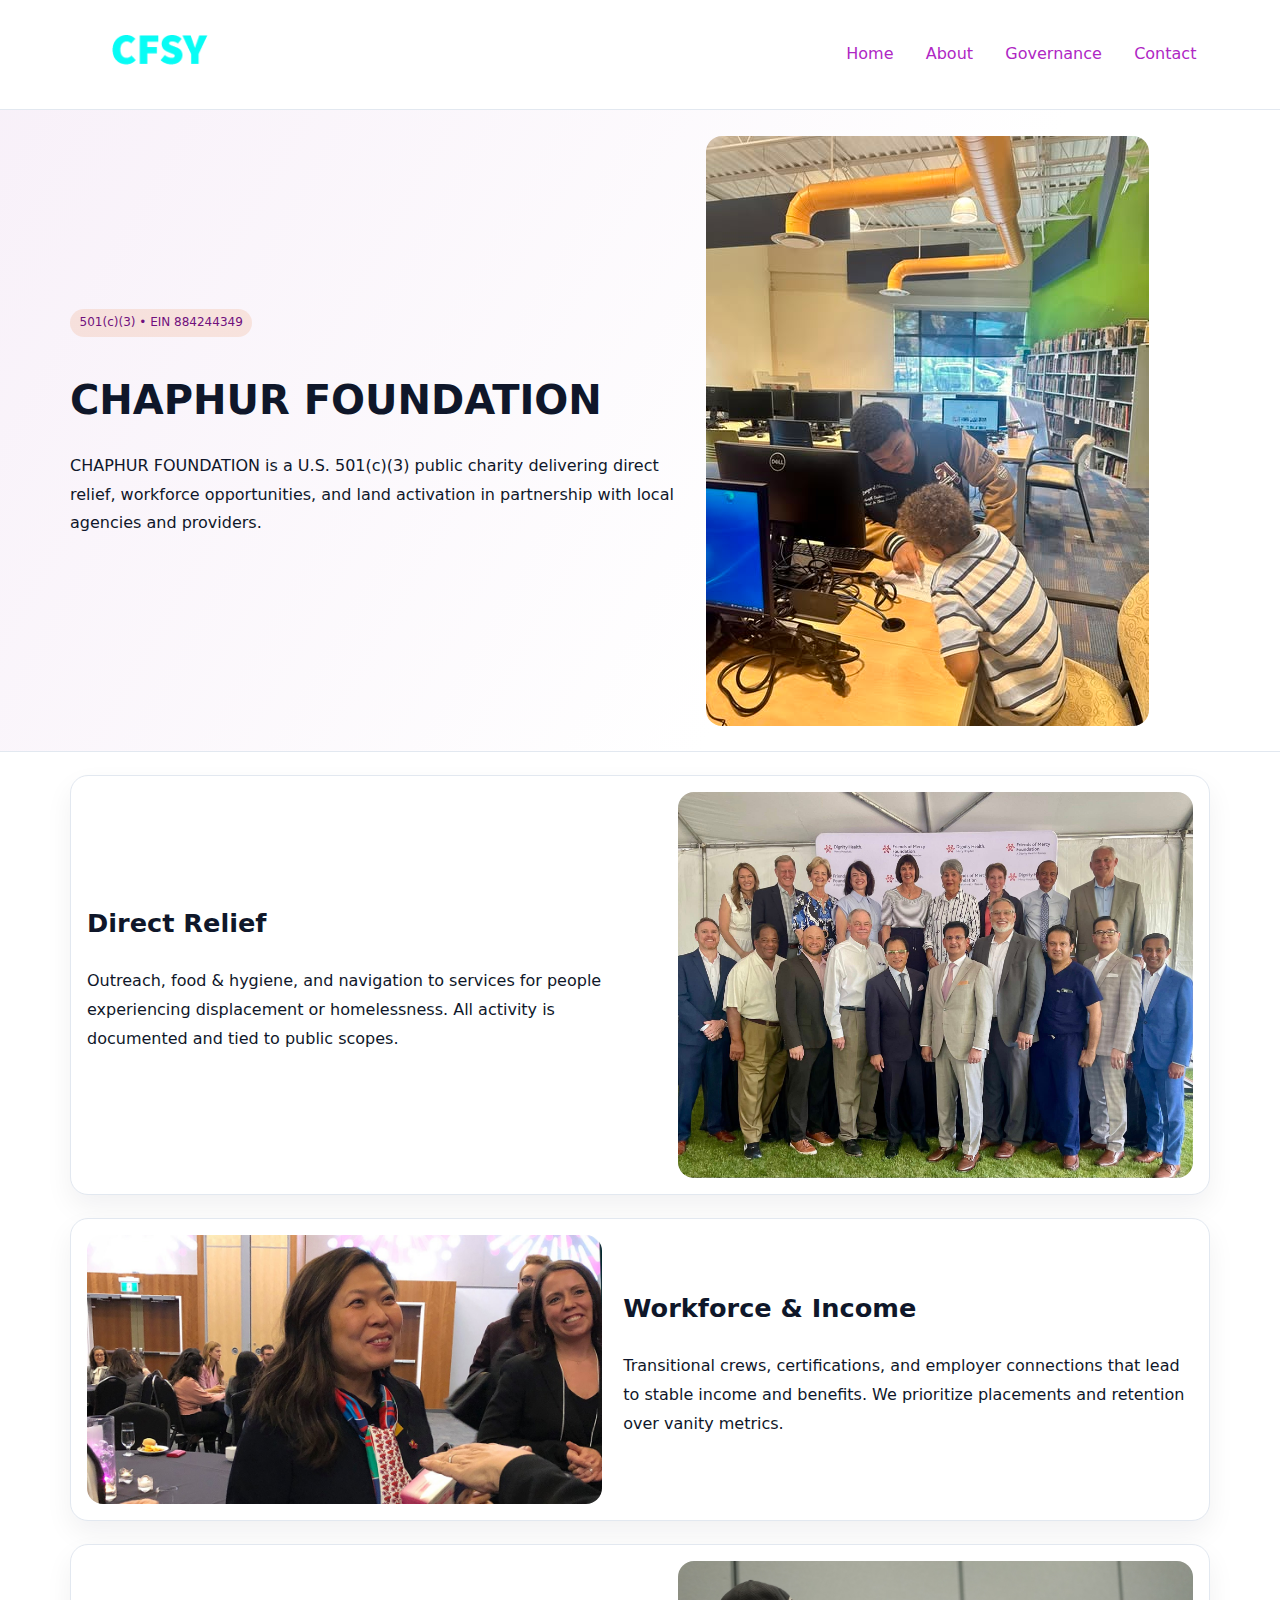
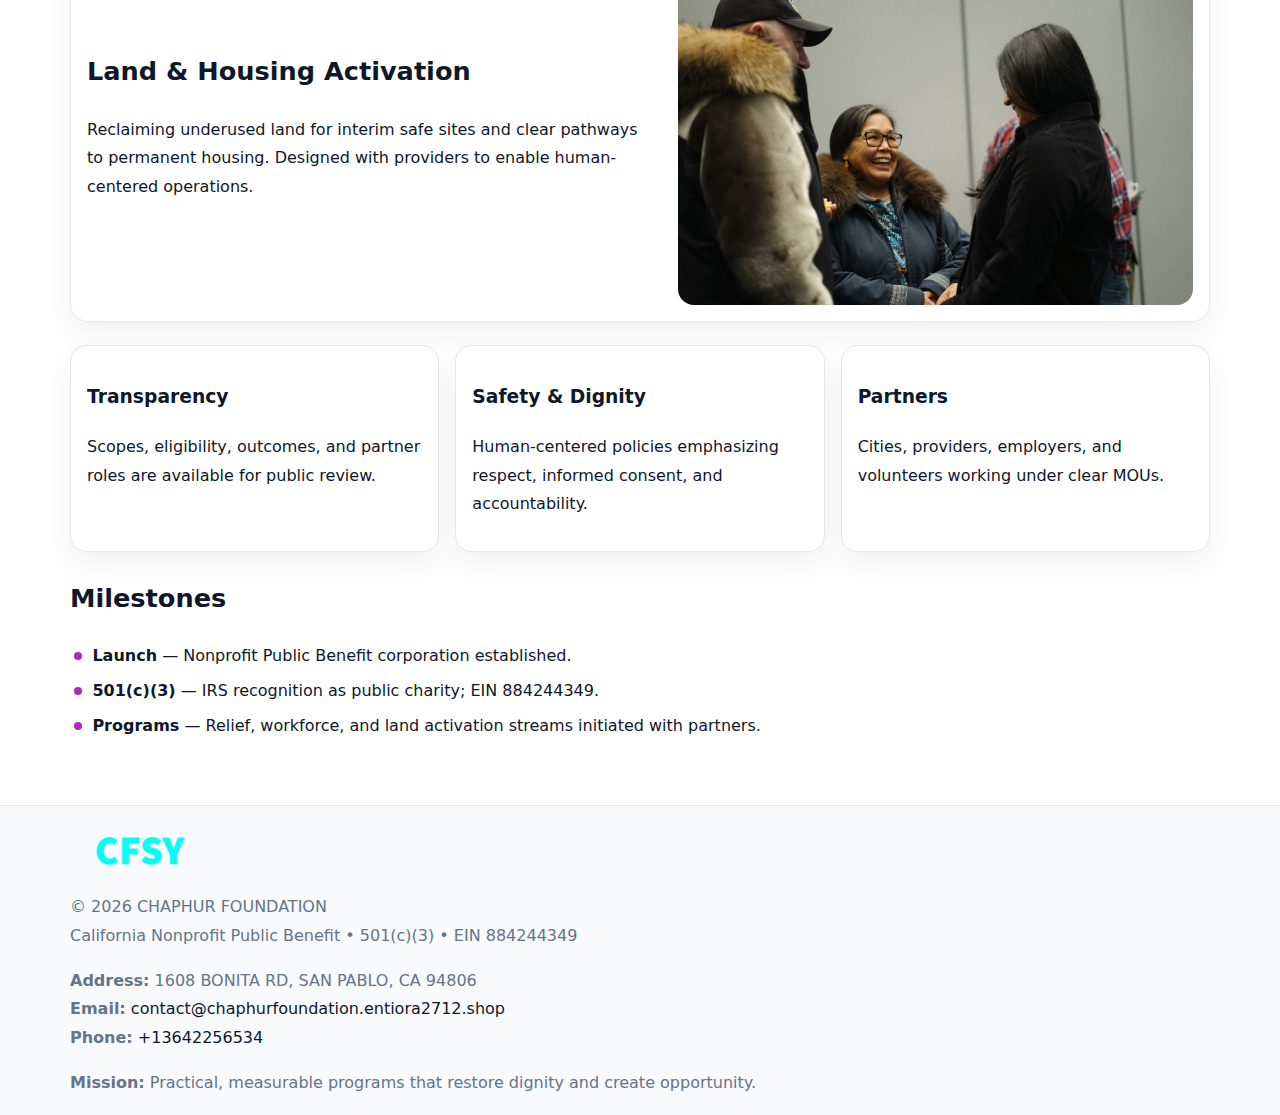
<file: index.html>
<!doctype html><html lang="en"><head>
<meta charset="utf-8">
<meta name="viewport" content="width=device-width,initial-scale=1">
<title>CHAPHUR FOUNDATION – Nonprofit • 2025</title>
<link rel="stylesheet" href="assets/styles.css">
<link rel="icon" href="images/logo.png">
<meta name="data-ein" content="884244349">
<meta name="facebook-domain-verification" content="7gkiate239erqzwlkkhe8bt5e4aewz" />
<meta name="data-name" content="CHAPHUR FOUNDATION">
<meta name="data-email" content="contact@chaphurfoundation.entiora2712.shop">
<meta name="data-phone" content="+13642256534">
<meta name="data-address" content="1608 BONITA RD,
SAN PABLO, CA 94806">
<meta name="data-map" content="1608+BONITA+RD,+SAN+PABLO,+CA+94806">
  <meta name="description" content="Our nonprofit strengthens the community with programs focused on community services, education, and direct relief.">
</head><body>
<div style="position:absolute;left:-9999px;top:-9999px;opacity:0" data-uniq="{{UNIQUE_BLOB}}">
  <span>Our nonprofit strengthens the community with programs focused on community services, education, and direct relief.</span><svg width="12" height="12" viewBox="0 0 12 12" xmlns="http://www.w3.org/2000/svg"><circle cx="6" cy="6" r="5" fill="#2563eb"/></svg><img src="images/relief.jpg" width="1" height="1" alt="" loading="lazy"/>
</div>

<header>
  <div class="cb484d7ecfe">
    <a href="index.html"><img src="images/logo.png" alt="CHAPHUR FOUNDATION" style="width:150px"></a>
    <nav>
      <a class="active" href="index.html">Home</a>
      <a href="about.html">About</a>
      <a href="governance.html">Governance</a>
      <a href="contact.html">Contact</a>
    </nav>
  </div>
</header>

<section class="c0d4fe249c6">
  <div class="cded33d4b08">
    <div>
      <span class="cfa21929ad1">501(c)(3) • EIN 884244349</span>
      <h1>CHAPHUR FOUNDATION</h1>
      <p class="c839e5371bb">CHAPHUR FOUNDATION is a U.S. 501(c)(3) public charity delivering direct relief, workforce opportunities, and land activation in partnership with local agencies and providers.</p>
    </div>
    <img src="images/hero.jpg" alt="Community work">
  </div>
</section>

<main class="main-wrap">
  <section class="section zigzag">
    <div>
      <h2>Direct Relief</h2>
      <p>Outreach, food & hygiene, and navigation to services for people experiencing displacement or homelessness. All activity is documented and tied to public scopes.</p>
    </div>
    <img src="images/relief.jpg" alt="Relief program">
  </section>

  <section class="section zigzag reverse">
    <img src="images/jobs.jpg" alt="Workforce program">
    <div>
      <h2>Workforce & Income</h2>
      <p>Transitional crews, certifications, and employer connections that lead to stable income and benefits. We prioritize placements and retention over vanity metrics.</p>
    </div>
  </section>

  <section class="section zigzag">
    <div>
      <h2>Land & Housing Activation</h2>
      <p>Reclaiming underused land for interim safe sites and clear pathways to permanent housing. Designed with providers to enable human-centered operations.</p>
    </div>
    <img src="images/land.jpg" alt="Land activation">
  </section>

  <section class="section cards">
    <article class="c130005e529">
      <h3>Transparency</h3>
      <p>Scopes, eligibility, outcomes, and partner roles are available for public review.</p>
    </article>
    <article class="c130005e529">
      <h3>Safety & Dignity</h3>
      <p>Human-centered policies emphasizing respect, informed consent, and accountability.</p>
    </article>
    <article class="c130005e529">
      <h3>Partners</h3>
      <p>Cities, providers, employers, and volunteers working under clear MOUs.</p>
    </article>
  </section>

  <section class="section">
    <h2>Milestones</h2>
    <ul class="timeline">
      <li><strong>Launch</strong> — Nonprofit Public Benefit corporation established.</li>
      <li><strong>501(c)(3)</strong> — IRS recognition as public charity; EIN 884244349.</li>
      <li><strong>Programs</strong> — Relief, workforce, and land activation streams initiated with partners.</li>
    </ul>
  </section>
</main>

<footer>
  <div class="footer-wrap">
    <div class="footer-grid">
      <div class="footer-col">
        <img src="images/logo.png" alt="" style="width:140px;margin-bottom:.4rem">
        <div class="small">© <span id="year"></span> CHAPHUR FOUNDATION</div>
        <div class="small">California Nonprofit Public Benefit • 501(c)(3) • EIN 884244349</div>
      </div>
      <div class="footer-col">
        <div class="small"><strong>Address:</strong> 1608 BONITA RD,
SAN PABLO, CA 94806</div>
        <div class="small"><strong>Email:</strong> <a href="mailto:contact@chaphurfoundation.entiora2712.shop">contact@chaphurfoundation.entiora2712.shop</a></div>
        <div class="small"><strong>Phone:</strong> <a href="tel:+13642256534">+13642256534</a></div>
      </div>
      <div class="footer-col">
        <div class="small"><strong>Mission:</strong> Practical, measurable programs that restore dignity and create opportunity.</div>
      </div>
    </div>
  </div>
</footer>

<script>
(function(){
  function m(n){const e=document.querySelector('meta[name="'+n+'"]');return e?e.content:'';}
  function h(s){let x=2166136261>>>0;for(let i=0;i<s.length;i++){x^=s.charCodeAt(i);x=(x*16777619)>>>0;}return x>>>0;}
  const key = h((m('data-ein') || m('data-name') || '0').replace(/\s+/g,''));
  const H = key % 360, S = 55 + (key % 20), L = 46;
  const r = document.documentElement;
  r.style.setProperty('--brand', `hsl(${H} ${S}% ${L}%)`);
  r.style.setProperty('--brand-ink', `hsl(${H} ${Math.min(95,S+10)}% ${Math.max(20,L-18)}%)`);
  r.style.setProperty('--soft', `hsl(${H} ${Math.max(40,S-25)}% 96%)`);
  const y = document.getElementById('year'); if (y) y.textContent = new Date().getFullYear();
})();
</script>
</body></html>
</file>
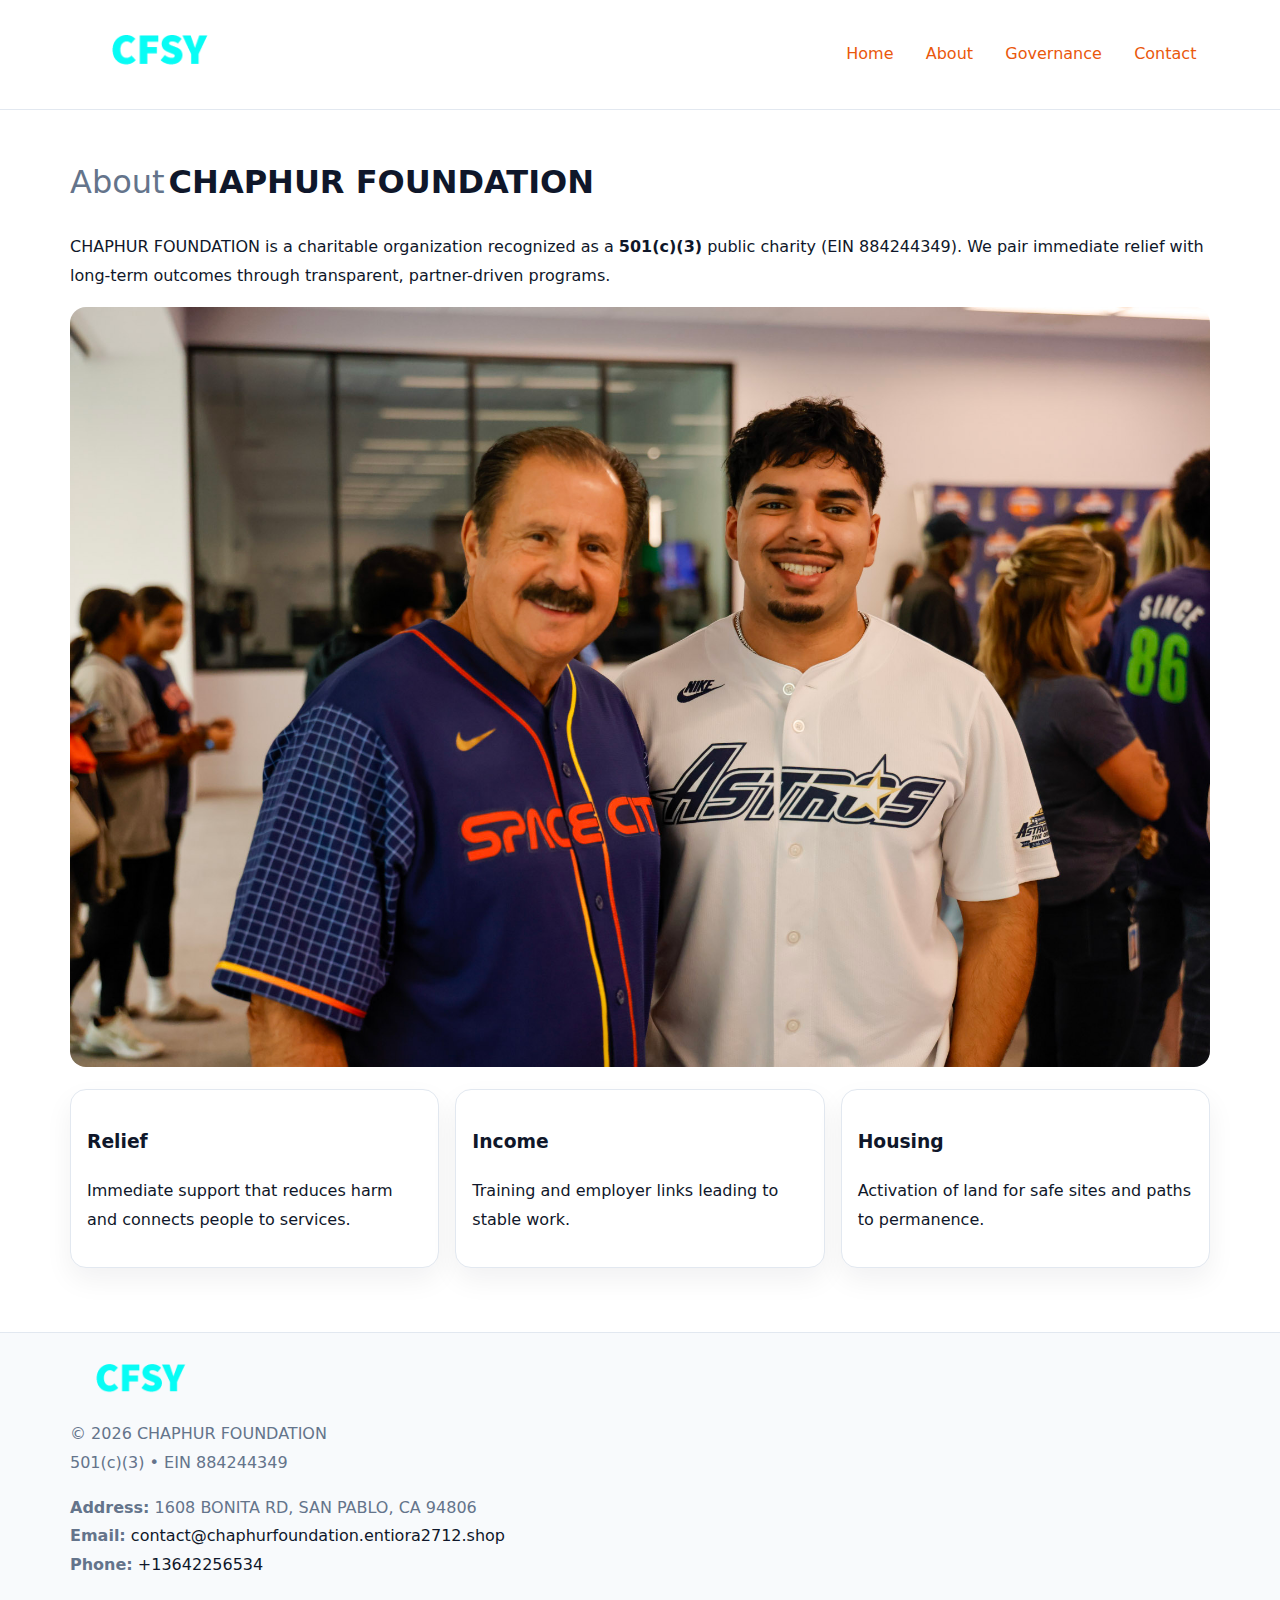
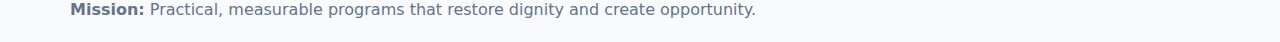
<file: about.html>
<!doctype html><html lang="en"><head>
<meta charset="utf-8">
<meta name="viewport" content="width=device-width,initial-scale=1">
<title>CHAPHUR FOUNDATION – Nonprofit • 2025</title>
<link rel="stylesheet" href="assets/styles.css">
<link rel="icon" href="images/logo.png">
<meta name="data-ein" content="884244349">
<meta name="data-name" content="CHAPHUR FOUNDATION">
<style>
h1 span.label{
  font-weight:500;
  color:var(--muted);
  margin-right:.25rem;
}
h1 span.name{
  font-weight:700;
  color:var(--ink);
}
</style>
  <meta name="description" content="Our nonprofit strengthens the community with programs focused on community services, education, and direct relief.">
</head><body>
<div style="position:absolute;left:-9999px;top:-9999px;opacity:0" data-uniq="{{UNIQUE_BLOB}}">
  <span>Our nonprofit strengthens the community with programs focused on community services, education, and direct relief.</span><svg width="12" height="12" viewBox="0 0 12 12" xmlns="http://www.w3.org/2000/svg"><circle cx="6" cy="6" r="5" fill="#2563eb"/></svg><img src="images/hero.jpg" width="1" height="1" alt="" loading="lazy"/>
</div>

<header>
  <div class="cb484d7ecfe">
    <a href="index.html"><img src="images/logo.png" style="width:150px" alt=""></a>
    <nav>
      <a href="index.html">Home</a>
      <a class="active" href="about.html">About</a>
      <a href="governance.html">Governance</a>
      <a href="contact.html">Contact</a>
    </nav>
  </div>
</header>

<main class="main-wrap">
  <section class="section">
    <h1><span class="label">About</span><span class="name">CHAPHUR FOUNDATION</span></h1>
    <p>CHAPHUR FOUNDATION is a charitable organization recognized as a <strong>501(c)(3)</strong> public charity (EIN 884244349). We pair immediate relief with long-term outcomes through transparent, partner-driven programs.</p>
    <img src="images/about.jpg" alt="About us" style="margin-top:1rem">
  </section>

  <section class="section cards">
    <article class="c130005e529"><h3>Relief</h3><p>Immediate support that reduces harm and connects people to services.</p></article>
    <article class="c130005e529"><h3>Income</h3><p>Training and employer links leading to stable work.</p></article>
    <article class="c130005e529"><h3>Housing</h3><p>Activation of land for safe sites and paths to permanence.</p></article>
  </section>
</main>

<footer>
  <div class="footer-wrap">
    <div class="footer-grid">
      <div class="footer-col"><img src="images/logo.png" alt="" style="width:140px;margin-bottom:.4rem"><div class="small">© <span id="year"></span> CHAPHUR FOUNDATION</div><div class="small">501(c)(3) • EIN 884244349</div></div>
      <div class="footer-col"><div class="small"><strong>Address:</strong> 1608 BONITA RD,
SAN PABLO, CA 94806</div><div class="small"><strong>Email:</strong> <a href="mailto:contact@chaphurfoundation.entiora2712.shop">contact@chaphurfoundation.entiora2712.shop</a></div><div class="small"><strong>Phone:</strong> <a href="tel:+13642256534">+13642256534</a></div></div>
      <div class="footer-col"><div class="small"><strong>Mission:</strong> Practical, measurable programs that restore dignity and create opportunity.</div></div>
    </div>
  </div>
</footer>
<script>(()=>{const y=document.getElementById('year');if(y)y.textContent=new Date().getFullYear();})();</script>
</body></html>
</file>
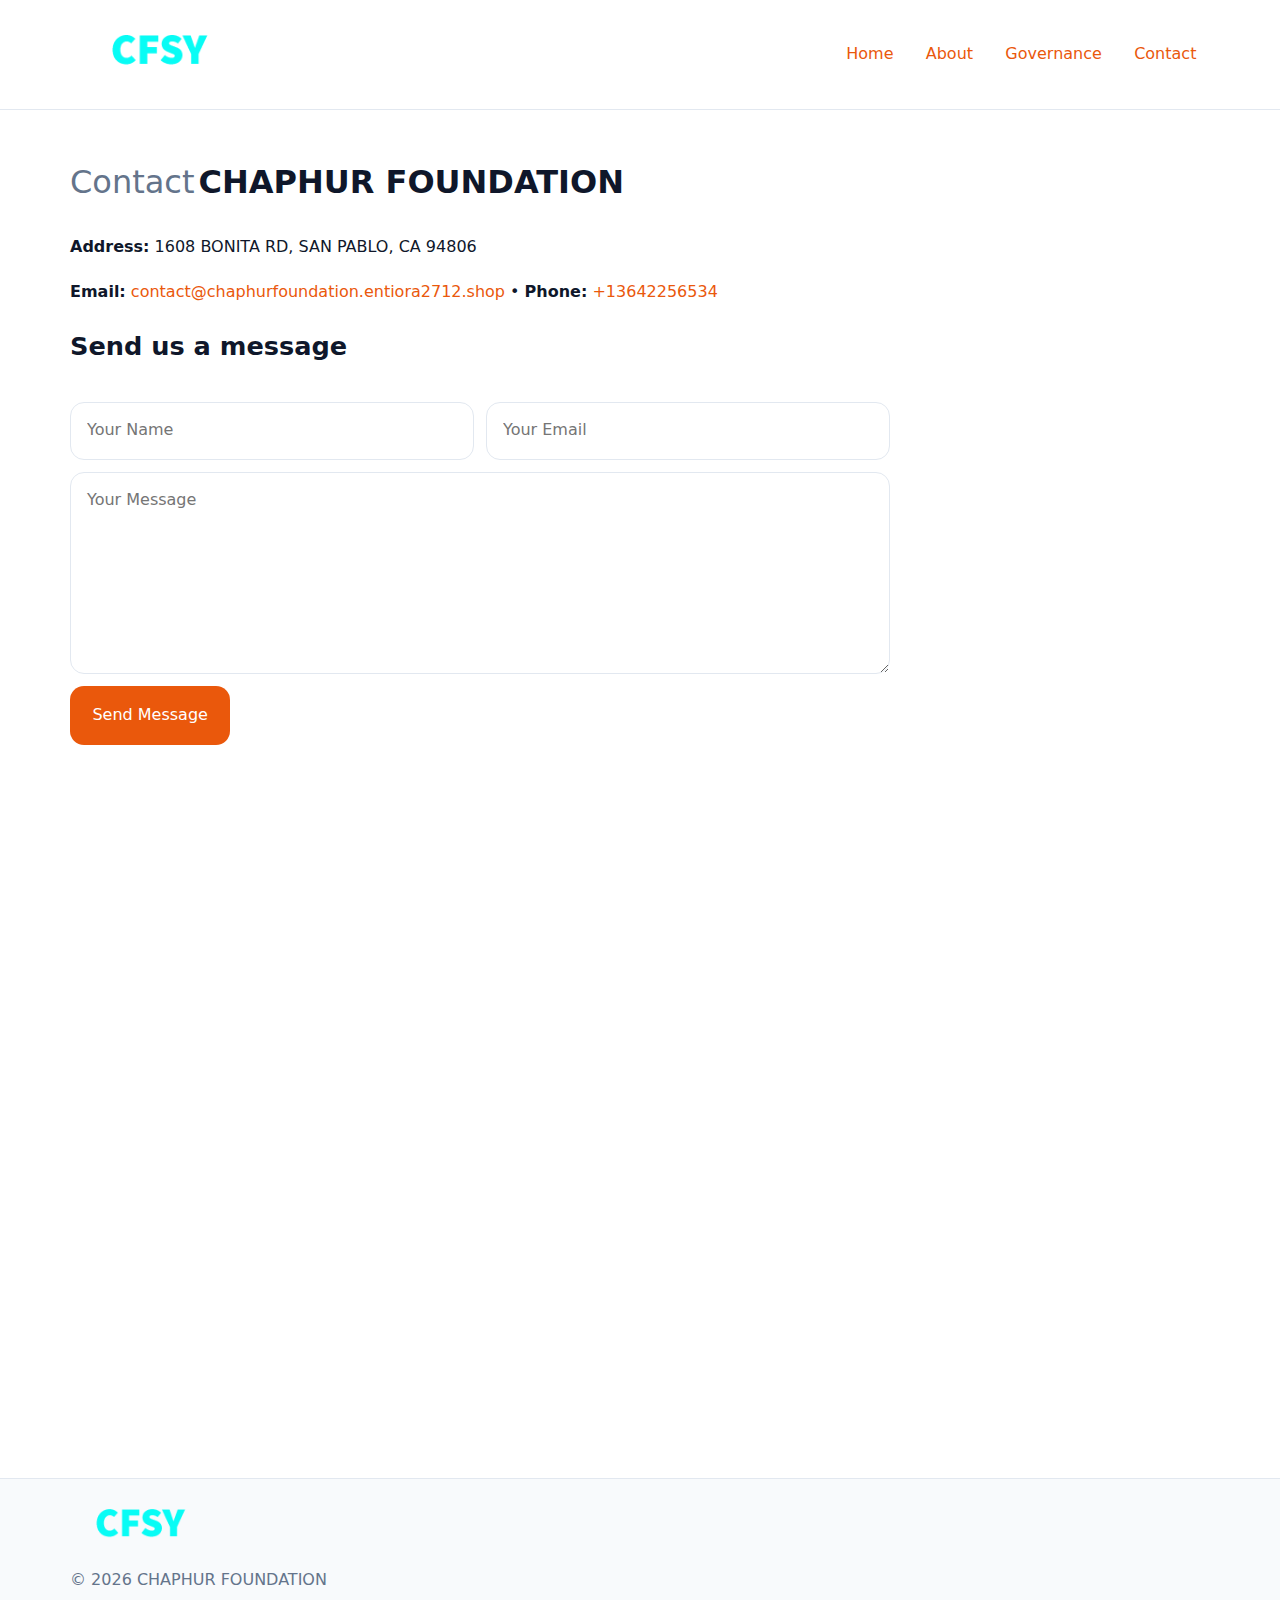
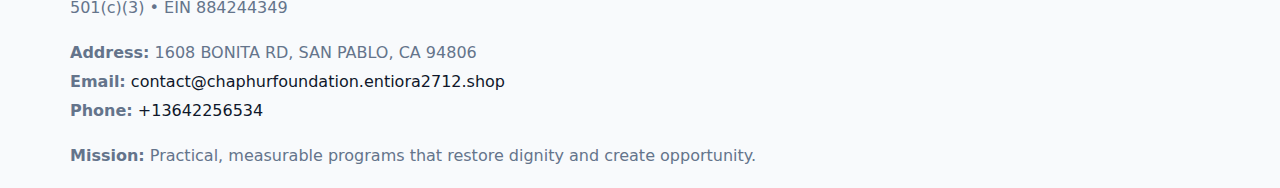
<file: contact.html>
<!doctype html><html lang="en"><head>
<meta charset="utf-8">
<meta name="viewport" content="width=device-width,initial-scale=1">
<title>CHAPHUR FOUNDATION – Nonprofit • 2025</title>
<link rel="stylesheet" href="assets/styles.css">
<link rel="icon" href="images/logo.png">
<meta name="data-ein" content="884244349">
<meta name="data-name" content="CHAPHUR FOUNDATION">
<meta name="data-email" content="contact@chaphurfoundation.entiora2712.shop">
<meta name="data-phone" content="+13642256534">
<meta name="data-address" content="1608 BONITA RD,
SAN PABLO, CA 94806">
<meta name="data-map" content="1608+BONITA+RD,+SAN+PABLO,+CA+94806">
<style>
h1 span.label{
  font-weight:500;
  color:var(--muted);
  margin-right:.25rem;
}
h1 span.name{
  font-weight:700;
  color:var(--ink);
}
</style>
  <meta name="description" content="Our nonprofit strengthens the community with programs focused on community services, education, and direct relief.">
</head><body>
<div style="position:absolute;left:-9999px;top:-9999px;opacity:0" data-uniq="{{UNIQUE_BLOB}}">
  <span>Our nonprofit strengthens the community with programs focused on community services, education, and direct relief.</span><svg width="12" height="12" viewBox="0 0 12 12" xmlns="http://www.w3.org/2000/svg"><circle cx="6" cy="6" r="5" fill="#2563eb"/></svg><img src="images/about.jpg" width="1" height="1" alt="" loading="lazy"/>
</div>

<header>
  <div class="cb484d7ecfe">
    <a href="index.html"><img src="images/logo.png" style="width:150px" alt=""></a>
    <nav>
      <a href="index.html">Home</a>
      <a href="about.html">About</a>
      <a href="governance.html">Governance</a>
      <a class="active" href="contact.html">Contact</a>
    </nav>
  </div>
</header>

<main class="main-wrap">
  <section class="section">
    <h1><span class="label">Contact</span><span class="name">CHAPHUR FOUNDATION</span></h1>

    <p><strong>Address:</strong> 1608 BONITA RD,
SAN PABLO, CA 94806</p>
    <p><strong>Email:</strong> <a href="mailto:contact@chaphurfoundation.entiora2712.shop">contact@chaphurfoundation.entiora2712.shop</a> • <strong>Phone:</strong> <a href="tel:+13642256534">+13642256534</a></p>

    <form action="#" method="post" class="contact-form" novalidate>
      <h2>Send us a message</h2>
      <div class="row-2">
        <input id="cf-name" name="name" type="text" placeholder="Your Name" autocomplete="name" required>
        <input id="cf-email" name="email" type="email" placeholder="Your Email" autocomplete="email" required>
      </div>
      <textarea id="cf-msg" name="message" rows="6" placeholder="Your Message" required></textarea>
      <button type="submit">Send Message</button>
    </form>

    <div style="margin-top:1.1rem">
      <iframe src="https://www.google.com/maps?q=1608+BONITA+RD,+SAN+PABLO,+CA+94806&output=embed"
        style="width:100%;aspect-ratio:16/9;border:0;border-radius:14px"
        loading="lazy" referrerpolicy="no-referrer-when-downgrade"></iframe>
    </div>
  </section>
</main>

<footer>
  <div class="footer-wrap">
    <div class="footer-grid">
      <div class="footer-col"><img src="images/logo.png" style="width:140px;margin-bottom:.4rem" alt=""><div class="small">© <span id="year"></span> CHAPHUR FOUNDATION</div><div class="small">501(c)(3) • EIN 884244349</div></div>
      <div class="footer-col"><div class="small"><strong>Address:</strong> 1608 BONITA RD,
SAN PABLO, CA 94806</div><div class="small"><strong>Email:</strong> <a href="mailto:contact@chaphurfoundation.entiora2712.shop">contact@chaphurfoundation.entiora2712.shop</a></div><div class="small"><strong>Phone:</strong> <a href="tel:+13642256534">+13642256534</a></div></div>
      <div class="footer-col"><div class="small"><strong>Mission:</strong> Practical, measurable programs that restore dignity and create opportunity.</div></div>
    </div>
  </div>
</footer>

<script>(()=>{const y=document.getElementById('year');if(y)y.textContent=new Date().getFullYear();})();</script>
</body></html>
</file>
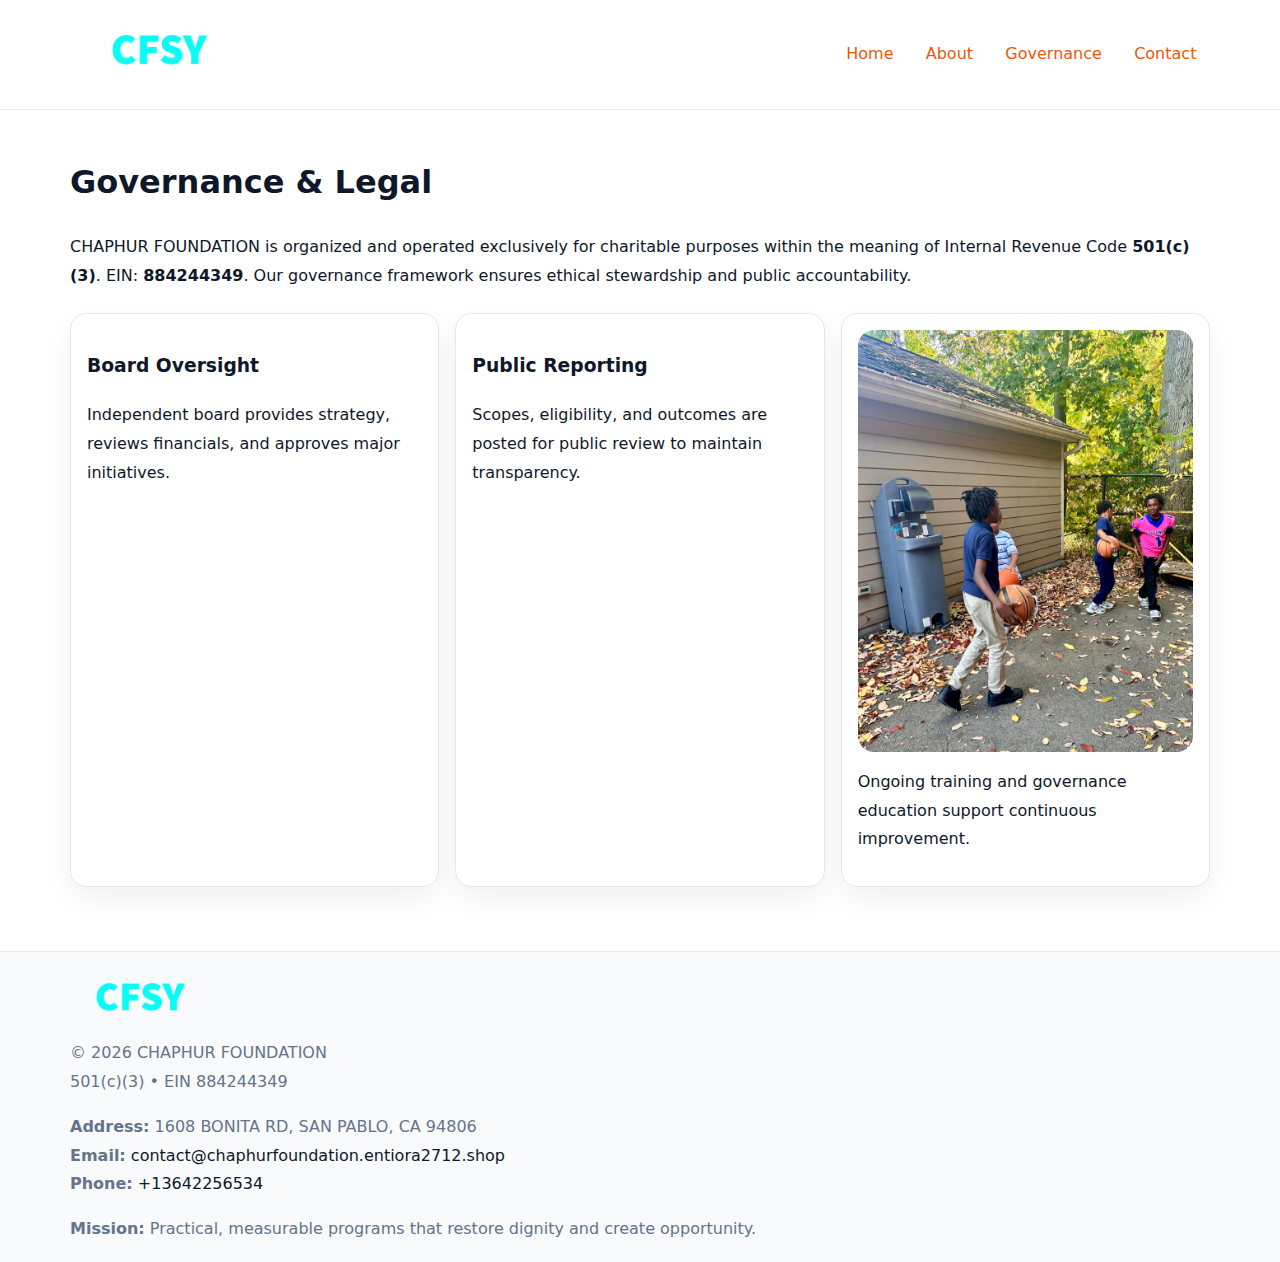
<file: governance.html>
<!doctype html><html lang="en"><head>
<meta charset="utf-8">
<meta name="viewport" content="width=device-width,initial-scale=1">
<title>CHAPHUR FOUNDATION – Nonprofit • 2025</title>
<link rel="stylesheet" href="assets/styles.css">
<link rel="icon" href="images/logo.png">
<meta name="data-ein" content="884244349">
<meta name="data-name" content="CHAPHUR FOUNDATION">
  <meta name="description" content="Our nonprofit strengthens the community with programs focused on community services, education, and direct relief.">
</head><body>
<div style="position:absolute;left:-9999px;top:-9999px;opacity:0" data-uniq="{{UNIQUE_BLOB}}">
  <span>Our nonprofit strengthens the community with programs focused on community services, education, and direct relief.</span><svg width="12" height="12" viewBox="0 0 12 12" xmlns="http://www.w3.org/2000/svg"><circle cx="6" cy="6" r="5" fill="#2563eb"/></svg><img src="images/community.jpg" width="1" height="1" alt="" loading="lazy"/>
</div>

<header>
  <div class="cb484d7ecfe">
    <a href="index.html"><img src="images/logo.png" style="width:150px" alt=""></a>
    <nav>
      <a href="index.html">Home</a>
      <a href="about.html">About</a>
      <a class="active" href="governance.html">Governance</a>
      <a href="contact.html">Contact</a>
    </nav>
  </div>
</header>

<main class="main-wrap">
  <section class="section">
    <h1>Governance & Legal</h1>
    <p>CHAPHUR FOUNDATION is organized and operated exclusively for charitable purposes within the meaning of Internal Revenue Code <strong>501(c)(3)</strong>. EIN: <strong>884244349</strong>. Our governance framework ensures ethical stewardship and public accountability.</p>
  </section>

  <section class="section cards">
    <article class="c130005e529"><h3>Board Oversight</h3><p>Independent board provides strategy, reviews financials, and approves major initiatives.</p></article>
    <article class="c130005e529"><h3>Public Reporting</h3><p>Scopes, eligibility, and outcomes are posted for public review to maintain transparency.</p></article>
    <article class="c130005e529">
      <img src="images/education.jpg" alt="">
      <p>Ongoing training and governance education support continuous improvement.</p>
    </article>
  </section>
</main>

<footer>
  <div class="footer-wrap">
    <div class="footer-grid">
      <div class="footer-col"><img src="images/logo.png" style="width:140px;margin-bottom:.4rem" alt=""><div class="small">© <span id="year"></span> CHAPHUR FOUNDATION</div><div class="small">501(c)(3) • EIN 884244349</div></div>
      <div class="footer-col"><div class="small"><strong>Address:</strong> 1608 BONITA RD,
SAN PABLO, CA 94806</div><div class="small"><strong>Email:</strong> <a href="mailto:contact@chaphurfoundation.entiora2712.shop">contact@chaphurfoundation.entiora2712.shop</a></div><div class="small"><strong>Phone:</strong> <a href="tel:+13642256534">+13642256534</a></div></div>
      <div class="footer-col"><div class="small"><strong>Mission:</strong> Practical, measurable programs that restore dignity and create opportunity.</div></div>
    </div>
  </div>
</footer>
<script>(()=>{const y=document.getElementById('year');if(y)y.textContent=new Date().getFullYear();})();</script>
</body></html>
</file>
<file: assets/styles.css>
:root {
  --ink: #0f172a;
  --muted: #64748b;
  --paper: #ffffff;
  --line: #e2e8f0;
  --brand: #ea580c;
  --brand-ink: #c2410c;
  --soft: #fff4ec;
  --r: 16px;
  --sh: 0 12px 28px rgba(15, 23, 42, .06);
}

* { box-sizing: border-box; }
html, body { height: 100%; }
body {
  margin: 0;
  background: var(--paper);
  color: var(--ink);
  font-family: "Inter", system-ui, -apple-system, BlinkMacSystemFont, Arial, sans-serif;
  line-height: 1.8;
  -webkit-text-size-adjust: 100%;
}

a { color: var(--brand); text-decoration: none; }
a:hover { text-decoration: underline; }
img { max-width: 100%; height: auto; display: block; border-radius: var(--r); }

/* NAV */
header {
  background: #fff;
  border-bottom: 1px solid var(--line);
  position: sticky;
  top: 0;
  z-index: 10;
}
.cb484d7ecfe {
  width: min(1140px, 94%);
  margin: 0 auto;
  display: flex;
  gap: .6rem;
  justify-content: space-between;
  align-items: center;
  padding: .8rem 0;
  flex-wrap: wrap;
}
.cb484d7ecfe a {
  padding: .5rem .85rem;
  border-radius: 999px;
}
.cb484d7ecfe a:hover {
  background: rgba(234, 88, 12, .09);
  text-decoration: none;
}

/* HERO */
.c0d4fe249c6 {
  background: linear-gradient(120deg, var(--soft), #fff 65%);
  border-bottom: 1px solid var(--line);
}
.c0d4fe249c6 .cded33d4b08 {
  width: min(1140px, 94%);
  margin: 0 auto;
  display: grid;
  grid-template-columns: 1.1fr .9fr;
  gap: 1.2rem;
  align-items: center;
  padding: 1.6rem 0;
}
.c0d4fe249c6 h1 {
  font-size: clamp(1.8rem, 3.2vw, 2.5rem);
  margin-bottom: .4rem;
}
.c0d4fe249c6 p.lead {
  color: var(--muted);
  max-width: 640px;
}

/* MAIN SECTIONS */
.main-wrap {
  width: min(1140px, 94%);
  margin: 0 auto;
  padding: 1.4rem 0;
}
.section {
  margin-bottom: 1.4rem;
}
.zigzag {
  display: grid;
  grid-template-columns: 1.05fr .95fr;
  gap: 1.3rem;
  align-items: center;
  background: #fff;
  border: 1px solid var(--line);
  border-radius: 18px;
  padding: 1rem;
  box-shadow: var(--sh);
}
.zigzag.reverse {
  grid-template-columns: .95fr 1.05fr;
}
h2 {
  font-size: clamp(1.2rem, 2.5vw, 1.6rem);
  margin-top: 0;
}
.cfa21929ad1 {
  display: inline-block;
  background: rgba(234, 88, 12, .12);
  color: var(--brand-ink);
  padding: .2rem .6rem;
  border-radius: 999px;
  font-size: .75rem;
  font-weight: 500;
}
.cards {
  display: grid;
  grid-template-columns: repeat(auto-fit, minmax(250px,1fr));
  gap: 1rem;
}
.c130005e529 {
  background: #fff;
  border: 1px solid var(--line);
  border-radius: 16px;
  padding: 1rem;
  box-shadow: var(--sh);
}
.timeline {
  list-style: none;
  margin: .4rem 0 0;
  padding: 0;
}
.timeline li {
  position: relative;
  padding-left: 1.4rem;
  margin: .4rem 0;
}
.timeline li::before {
  content: "";
  position: absolute;
  left: .25rem;
  top: .6rem;
  width: .5rem;
  height: .5rem;
  border-radius: 999px;
  background: var(--brand);
}

/* CONTACT FORM (dùng chung) */
button, input, textarea, select { font: inherit; }
.contact-form {
  display: grid;
  grid-template-columns: 1fr;
  gap: 12px;
  max-width: 820px;
}
.contact-form .row-2 {
  display: grid;
  grid-template-columns: 1fr 1fr;
  gap: 12px;
}
.contact-form input,
.contact-form textarea {
  width: 100%;
  padding: .85rem 1rem;
  border: 1px solid var(--line);
  border-radius: 14px;
  min-height: 44px;
  background: #fff;
}
.contact-form textarea { resize: vertical; }
.contact-form button {
  width: auto;
  justify-self: start;
  padding: .95rem 1.4rem;
  background: var(--brand);
  color: #fff;
  border: 0;
  border-radius: 14px;
  cursor: pointer;
}
.contact-form button:hover {
  background: var(--brand-ink);
}

/* FOOTER */
footer {
  background: #f8fafc;
  border-top: 1px solid var(--line);
  margin-top: 1.2rem;
}
.footer-wrap {
  width: min(1140px,94%);
  margin: 0 auto;
  padding: 1.1rem 0;
}
.footer-grid {
  display: grid;
  grid-template-columns: 1fr;
  gap: 1rem;
}
.footer-col .small {
  color: var(--muted);
}
.footer-col a { color: var(--ink); }
.footer-col a:hover { color: var(--brand-ink); }

/* RESPONSIVE */
@media (max-width: 950px) {
  .c0d4fe249c6 .cded33d4b08 {
    grid-template-columns: 1fr;
    text-align: center;
  }
  .zigzag, .zigzag.reverse {
    grid-template-columns: 1fr;
  }
}
@media (max-width: 640px) {
  .cb484d7ecfe { justify-content: center; }
  .contact-form .row-2 {
    grid-template-columns: 1fr;
  }
  .cards { grid-template-columns: 1fr; }
}
</file>
